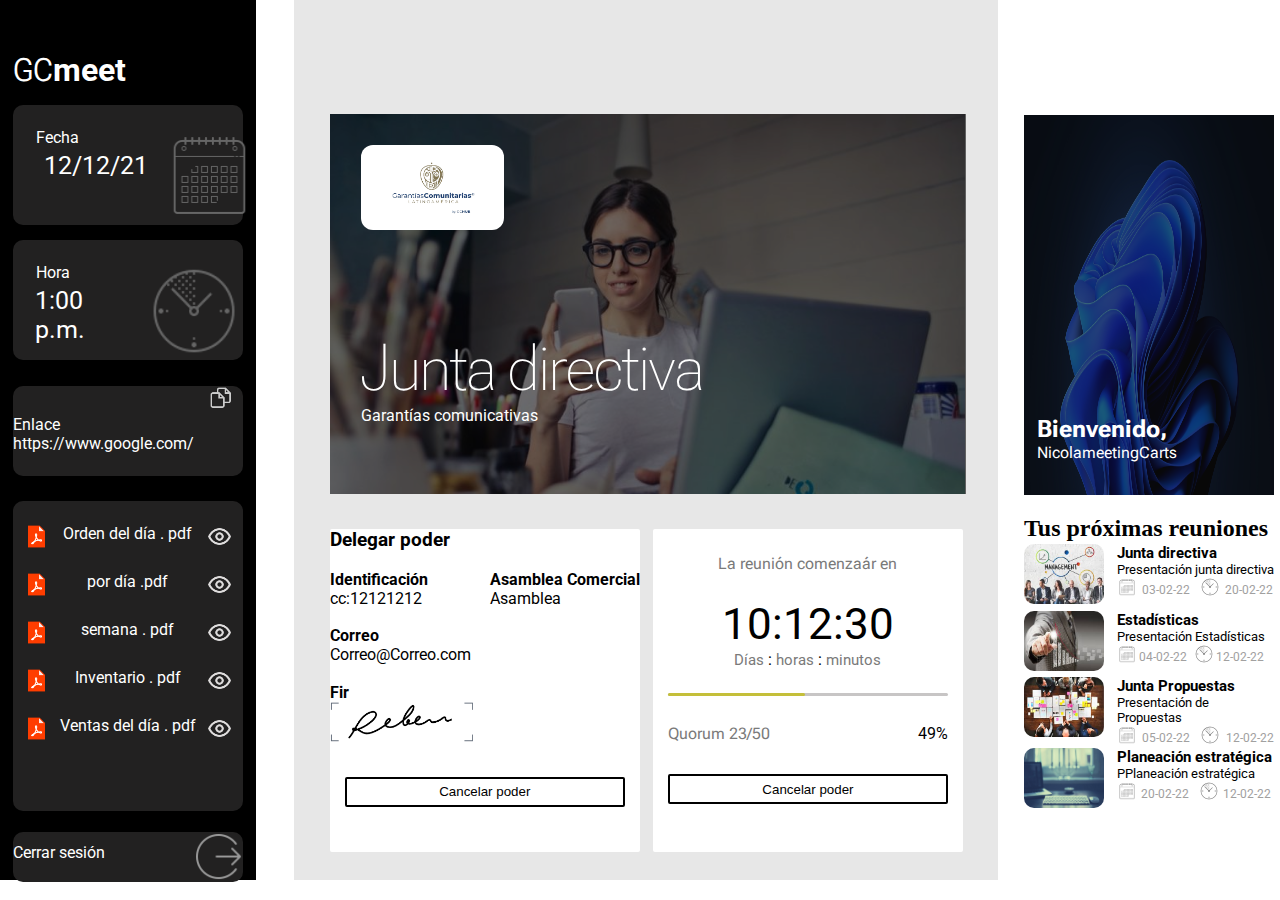
<file: index.html>
<!DOCTYPE html>
<html lang="es">
    <head>
        <meta charset="UTF-8">
        <meta http-equiv="X-UA-Compatible" content="IE=edge">
        <meta name="viewport" content="width=device-width, initial-scale=1.0">
        <link rel="stylesheet" href="./css/style.css">
        <title>Document</title>
    </head>
    <body>

        <!-- menu lateral -->
        <section class="contentSideMenu">
            <!-- titulo -->
            <div>
                <h1><span>GC</span>meet</h1>
            </div>
            <!-- end titulo -->

            <!-- Fecha -->
            <div class="cardConten">
                <div class="card">
                    <p>Fecha</p>
                    <p>12/12/21</p>
                    <img src="./img/calendario.png" alt="">
                </div>
            </div>
            <!-- end Fecha -->

            <!-- Hora -->
            <div class="cardConten">
                <div class="card">
                    <p>Hora</p>
                    <p>1:00 p.m.</p>
                    <img src="./img/clock.png" alt="">
                </div>
            </div>
            <!-- Hora -->


            <!-- enlace -->
            <div class="cardConten">
                <div class="enlace">
                    <a href="#"><img src="./img/copy.png" alt=""></a>
                    <p>Enlace</p>
                    <p>https://www.google.com/</p>
                </div>
            </div>
            <!-- enlace -->

            <!-- archivos -->
            <div class="cardConten">
                <div class="archivos">
                    <ul>
                        <li>
                            <p><img src="./img/pdf.png" alt=""> Orden del día
                                . pdf <img src="./img/eye.png" alt=""> </p>
                        </li>

                        <li>
                            <p><img src="./img/pdf.png" alt=""> por
                                día .pdf <img src="./img/eye.png" alt=""> </p>
                        </li>

                        <li>
                            <p><img src="./img/pdf.png" alt="">
                                semana . pdf
                                <img src="./img/eye.png" alt=""> </p>
                        </li>

                        <li>
                            <p><img src="./img/pdf.png" alt="">Inventario
                                . pdf <img src="./img/eye.png" alt=""> </p>
                        </li>

                        <li>
                            <p><img src="./img/pdf.png" alt=""> Ventas del día
                                . pdf <img src="./img/eye.png" alt=""> </p>
                        </li>
                    </ul>
                </div>
            </div>
            <!-- archivos -->

            <!-- cerrar -->
            <div class="cardConten">
                <div class="leave">
                    <div class="">
                        <p>Cerrar sesión</p> <img src="./img/exit.png" alt="">
                    </div>
                </div>
            </div>
            <!-- cerrar -->
        </section>
        <!-- menu lateral -->


        <!-- contenido -->
        <section class="content">
            <div class="cession1">
                <div class="imgTitle">
                    <img src="./img/logo.png" alt="">

                    <div class="text">
                        <p>Junta directiva</p>
                        <p>Garantías comunicativas</p>
                    </div>

                </div>
                <div class="imgPresents">
                    <img src="./img/img1.jpg" alt="">
                </div>
            </div>

            <div class="cardContPsts">

                <div class="cardPst">

                    <div class="cardComt">

                        <h3>Delegar poder</h3>
                        <ul>
                            <li>
                                <p> <span>Identificación</span> <br> cc:12121212</p>
                                <p> <span>Asamblea Comercial </span><br>Asamblea</p>
                            </li>
                            <li>
                                <p> <span>Correo </span><br>Correo@Correo.com</p>
                            </li>

                            <li>
                                <span>Fir </span><br>
                                <img src="./img/frima.png" alt="">
                            </li>
                        </ul>

                    </div>
                    <button>Cancelar poder</button>

                </div>
                <div class="cardPst">
                    <div class="cardComt">
                        <div class="hourTitle">
                            <p>La reunión comenzaár en</p>
                        </div>
                        <div class="hourTitle">
                            <label>10</label> <label>:</label> <label>12</label>
                            <label>:</label> <label>30</label>
                        </div>
                        <div class="horaDHm">
                            <div class="number">
                                <label>Días</label> : <label>horas</label> :
                                <label>minutos</label>
                            </div>
                        </div>

                        <div class="hourTitle">
                            <div class="barra">
                                <div class="carga"></div>
                            </div>
                        </div>

                        <div class="hourTitle">
                            <div class="percentage">
                                <p>Quorum 23/50</p>
                                <p>49%</p>

                            </div>
                        </div>

                    </div>

                    <button>Cancelar poder</button>

                </div>

            </div>

        </section>
        <!-- contenido -->

        <!-- Menú de notificaciones  -->
        <section class="contNotifit">

            <!-- perfil -->
            <div class="profileCont">
                <div class="imgNotifit">
                    <img src="./img/img2.jpg" alt="">
                </div>
                <div class="profileNotifit">
                    <div class="textNotifit">
                        <h2>Bienvenido,</h2>
                        <p>NicolameetingCarts</p>
                    </div>

                </div>
            </div>
            <!-- perfil -->

            <!-- reunión -->

            <section class="contMeeting">
                <div class="Meeting">
                    <h2>Tus próximas reuniones</h2>

                    <div class="meetingCart">
                        <div class="meetingImg">
                            <img src="./img/marq.jpg" alt="">
                        </div>
                        <div class="meetingMessage">
                            <h3>Junta directiva</h3>
                            <p>Presentación junta directiva </p>
                            <div class="logosMessage">
                                <img src="./img/calendario.png" alt=""> <p>03-02-22</p>
                                <img src="./img/clock.png" alt=""> <p>20-02-22</p>
                            </div>
                        </div>
                    </div>

                    <div class="meetingCart">
                        <div class="meetingImg">
                            <img src="./img/estad.jpg" alt="">
                        </div>
                        <div class="meetingMessage">
                            <h3>Estadísticas</h3>
                            <p>Presentación Estadísticas </p>
                            <div class="logosMessage">
                                <img src="./img/calendario.png" alt=""> <p>04-02-22</p>
                                <img src="./img/clock.png" alt=""> <p>12-02-22</p>
                            </div>
                        </div>
                    </div>

                    <div class="meetingCart">
                        <div class="meetingImg">
                            <img src="./img/reunion.jpg" alt="">
                        </div>
                        <div class="meetingMessage">
                            <h3>Junta Propuestas </h3>
                            <p>Presentación de Propuestas</p>
                            <div class="logosMessage">
                                <img src="./img/calendario.png" alt=""> <p>05-02-22</p>
                                <img src="./img/clock.png" alt=""> <p>12-02-22</p>
                            </div>
                        </div>
                    </div>

                    
                    <div class="meetingCart">
                        <div class="meetingImg">
                            <img src="./img/plant.jpg" alt="">
                        </div>
                        <div class="meetingMessage">
                            <h3>Planeación estratégica</h3>
                            <p>PPlaneación estratégica </p>
                            <div class="logosMessage">
                                <img src="./img/calendario.png" alt=""> <p>20-02-22</p>
                                <img src="./img/clock.png" alt=""> <p>12-02-22</p>
                            </div>
                        </div>
                    </div>
                </div>
            </section>
            <!-- reunión -->

        </section>
        <!-- Menú de notificaciones  -->



    </body>
</html>
</file>
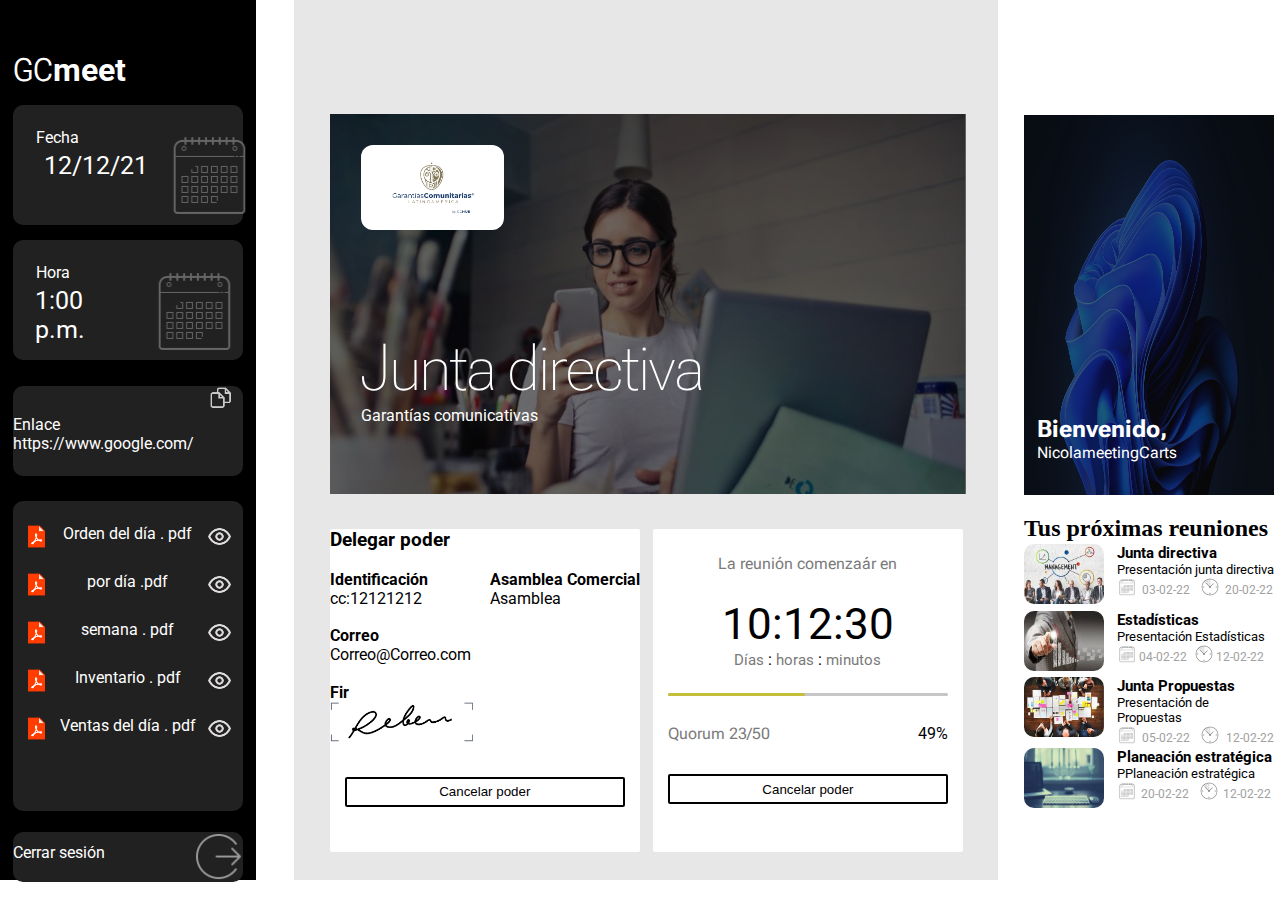
<file: inde.html>
<!DOCTYPE html>
<html lang="es">
    <head>
        <meta charset="UTF-8">
        <meta http-equiv="X-UA-Compatible" content="IE=edge">
        <meta name="viewport" content="width=device-width, initial-scale=1.0">
        <link rel="stylesheet" href="./css/style.css">
        <title>Document</title>
    </head>
    <body>

        <!-- menu lateral -->
        <section class="contentSideMenu">
            <!-- titulo -->
            <div>
                <h1><span>GC</span>meet</h1>
            </div>
            <!-- end titulo -->

            <!-- Fecha -->
            <div class="cardConten">
                <div class="card">
                    <p>Fecha</p>
                    <p>12/12/21</p>
                    <img src="./img/calendario.png" alt="">
                </div>
            </div>
            <!-- end Fecha -->

            <!-- Hora -->
            <div class="cardConten">
                <div class="card">
                    <p>Hora</p>
                    <p>1:00 p.m.</p>
                    <img src="./img/calendario.png" alt="">
                </div>
            </div>
            <!-- Hora -->


            <!-- enlace -->
            <div class="cardConten">
                <div class="enlace">
                    <a href="#"><img src="./img/copy.png" alt=""></a>
                    <p>Enlace</p>
                    <p>https://www.google.com/</p>
                </div>
            </div>
            <!-- enlace -->

            <!-- archivos -->
            <div class="cardConten">
                <div class="archivos">
                    <ul>
                        <li>
                            <p><img src="./img/pdf.png" alt=""> Orden del día
                                . pdf <img src="./img/eye.png" alt=""> </p>
                        </li>

                        <li>
                            <p><img src="./img/pdf.png" alt=""> por
                                día .pdf <img src="./img/eye.png" alt=""> </p>
                        </li>

                        <li>
                            <p><img src="./img/pdf.png" alt="">
                                semana . pdf
                                <img src="./img/eye.png" alt=""> </p>
                        </li>

                        <li>
                            <p><img src="./img/pdf.png" alt="">Inventario
                                . pdf <img src="./img/eye.png" alt=""> </p>
                        </li>

                        <li>
                            <p><img src="./img/pdf.png" alt=""> Ventas del día
                                . pdf <img src="./img/eye.png" alt=""> </p>
                        </li>
                    </ul>
                </div>
            </div>
            <!-- archivos -->

            <!-- cerrar -->
            <div class="cardConten">
                <div class="leave">
                    <div class="">
                        <p>Cerrar sesión</p> <img src="./img/exit.png" alt="">
                    </div>
                </div>
            </div>
            <!-- cerrar -->
        </section>
        <!-- menu lateral -->


        <!-- contenido -->
        <section class="content">
            <div class="cession1">
                <div class="imgTitle">
                    <img src="./img/logo.png" alt="">

                    <div class="text">
                        <p>Junta directiva</p>
                        <p>Garantías comunicativas</p>
                    </div>

                </div>
                <div class="imgPresents">
                    <img src="./img/img1.jpg" alt="">
                </div>
            </div>

            <div class="cardContPsts">

                <div class="cardPst">

                    <div class="cardComt">

                        <h3>Delegar poder</h3>
                        <ul>
                            <li>
                                <p> <span>Identificación</span> <br> cc:12121212</p>
                                <p> <span>Asamblea Comercial </span><br>Asamblea</p>
                            </li>
                            <li>
                                <p> <span>Correo </span><br>Correo@Correo.com</p>
                            </li>

                            <li>
                                <span>Fir </span><br>
                                <img src="./img/frima.png" alt="">
                            </li>
                        </ul>

                    </div>
                    <button>Cancelar poder</button>

                </div>
                <div class="cardPst">
                    <div class="cardComt">
                        <div class="hourTitle">
                            <p>La reunión comenzaár en</p>
                        </div>
                        <div class="hourTitle">
                            <label>10</label> <label>:</label> <label>12</label>
                            <label>:</label> <label>30</label>
                        </div>
                        <div class="horaDHm">
                            <div class="number">
                                <label>Días</label> : <label>horas</label> :
                                <label>minutos</label>
                            </div>
                        </div>

                        <div class="hourTitle">
                            <div class="barra">
                                <div class="carga"></div>
                            </div>
                        </div>

                        <div class="hourTitle">
                            <div class="percentage">
                                <p>Quorum 23/50</p>
                                <p>49%</p>

                            </div>
                        </div>

                    </div>

                    <button>Cancelar poder</button>

                </div>

            </div>

        </section>
        <!-- contenido -->

        <!-- Menú de notificaciones  -->
        <section class="contNotifit">

            <!-- perfil -->
            <div class="profileCont">
                <div class="imgNotifit">
                    <img src="./img/img2.jpg" alt="">
                </div>
                <div class="profileNotifit">
                    <div class="textNotifit">
                        <h2>Bienvenido,</h2>
                        <p>NicolameetingCarts</p>
                    </div>

                </div>
            </div>
            <!-- perfil -->

            <!-- reunión -->

            <section class="contMeeting">
                <div class="Meeting">
                    <h2>Tus próximas reuniones</h2>

                    <div class="meetingCart">
                        <div class="meetingImg">
                            <img src="./img/marq.jpg" alt="">
                        </div>
                        <div class="meetingMessage">
                            <h3>Junta directiva</h3>
                            <p>Presentación junta directiva </p>
                            <div class="logosMessage">
                                <img src="./img/calendario.png" alt=""> <p>03-02-22</p>
                                <img src="./img/clock.png" alt=""> <p>20-02-22</p>
                            </div>
                        </div>
                    </div>

                    <div class="meetingCart">
                        <div class="meetingImg">
                            <img src="./img/estad.jpg" alt="">
                        </div>
                        <div class="meetingMessage">
                            <h3>Estadísticas</h3>
                            <p>Presentación Estadísticas </p>
                            <div class="logosMessage">
                                <img src="./img/calendario.png" alt=""> <p>04-02-22</p>
                                <img src="./img/clock.png" alt=""> <p>12-02-22</p>
                            </div>
                        </div>
                    </div>

                    <div class="meetingCart">
                        <div class="meetingImg">
                            <img src="./img/reunion.jpg" alt="">
                        </div>
                        <div class="meetingMessage">
                            <h3>Junta Propuestas </h3>
                            <p>Presentación de Propuestas</p>
                            <div class="logosMessage">
                                <img src="./img/calendario.png" alt=""> <p>05-02-22</p>
                                <img src="./img/clock.png" alt=""> <p>12-02-22</p>
                            </div>
                        </div>
                    </div>

                    
                    <div class="meetingCart">
                        <div class="meetingImg">
                            <img src="./img/plant.jpg" alt="">
                        </div>
                        <div class="meetingMessage">
                            <h3>Planeación estratégica</h3>
                            <p>PPlaneación estratégica </p>
                            <div class="logosMessage">
                                <img src="./img/calendario.png" alt=""> <p>20-02-22</p>
                                <img src="./img/clock.png" alt=""> <p>12-02-22</p>
                            </div>
                        </div>
                    </div>
                </div>
            </section>
            <!-- reunión -->

        </section>
        <!-- Menú de notificaciones  -->



    </body>
</html>
</file>
<file: css/style.css>
@import url("https://fonts.googleapis.com/css2?family=Alumni+Sans+Pinstripe&family=Homemade+Apple&family=Inconsolata:wght@700&family=Montserrat:wght@500;600;700&family=Nunito:wght@200&family=PT+Sans+Narrow&family=Raleway:wght@300;400&family=Roboto+Flex:opsz,wght@8..144,100&family=Roboto:wght@100;300&family=Space+Mono&display=swap");
* {
  margin: 0;
  padding: 0;
  box-sizing: border-box;
  box-sizing: border-box;
  text-decoration: none;
  border: none;
}

ul {
  list-style: none;
}
body {
  display: flex;
}
.contentSideMenu {
  width: 20%;
  height: 960px;
  background-color: black;
  /* justify-content: center; */
  display: flex;
  flex-direction: column;
  font-family: "Roboto", sans-serif;
  position: absolute;
}
.contentSideMenu div h1 {
  color: white;
  margin-top: 20%;
  margin-left: 5%;
}

.contentSideMenu div h1 {
  color: white;
  margin-top: 20%;
  margin-left: 5%;
}
.contentSideMenu div h1  span{
  font-family: "Roboto Flex", sans-serif;
  font-weight:lighter;
}

/* carta fecha y hora */
.contentSideMenu .cardConten {
  display: flex;
  justify-content: center;
}
.contentSideMenu .cardConten .card {
  border-radius: 10px;
  height: 120px;
  width: 90%;
  background-color: rgb(34, 33, 33);
  display: flex;
  color: white;
  margin-top: 6%;

  justify-content: space-between;
  /* justify-content: space-between; */
}

.contentSideMenu .cardConten .card img {
  margin-top: 9%;
  margin-left: 5%;
  height: 100px;
  width: 98px;
}

.contentSideMenu .cardConten .card p:nth-child(1) {
  margin-left: 10%;
  margin-top: 10%;
}

.contentSideMenu .cardConten .card p:nth-child(2) {
  margin-top: 20%;
  margin-left: -15%;
  font-size: 25px;
}
/* carta fecha y hora */

/* enlace */
.contentSideMenu .cardConten .enlace {
  border-radius: 10px;
  height: 90px;
  width: 90%;
  background-color: rgb(34, 33, 33);
  margin-top: 10%;
  /* display: flex; */
  color: white;
  justify-content: space-between;
}
.contentSideMenu .cardConten .enlace a {
  margin-left: 85%;
}
.contentSideMenu .cardConten .enlace a img {
  width: 25px;
  height: 25px;
}
/* enlace */

/* archivos */
.contentSideMenu .cardConten .archivos {
  border-radius: 10px;
  height: 310px;
  width: 90%;
  background-color: rgb(34, 33, 33);
  margin-top: 10%;
  /* display: flex; */
  color: white;
  justify-content: space-between;
}

.contentSideMenu .cardConten .archivos p {
  margin-top: 10%;
  margin-left: 5%;
  width: 90%;
  display: flex;
  text-justify: center;
  justify-content: space-between;
}
.contentSideMenu .cardConten .archivos p img {
  width: 25px;
  height: 25px;
}
/* archivos */

/* cerrar */
.contentSideMenu .cardConten .leave {
  border-radius: 10px;
  height: 50px;
  width: 90%;
  background-color: rgb(34, 33, 33);
  margin-top: 8%;
  color: white;
  justify-content: center;
}

.contentSideMenu .cardConten .leave div {
  display: flex;
  justify-content: space-between;
}

.contentSideMenu .cardConten .leave div p {
  margin-top: 5%;
}

.contentSideMenu .cardConten .leave div img {
  width: 49px;
  height: 49px;
}
/* cerrar */

.content {
  width: 55%;
  height: 958px;
  margin-left: 23%;
  background-color: rgb(231, 231, 231);
}
.cession1 {
  margin-left: 5%;
}

.cession1 .imgPresents {
  width: 95%;
  height: 380px;
  margin-top: 17%;
  display: flex;
}

.cession1 .imgPresents img {
  width: 100%;
  height: 380px;
}

.cession1 .imgTitle {
  width: 49.7%;
  height: 380px;
  background-color: rgba(0, 0, 0, 0.575);
  position: absolute;
  /* margin-top: -28.2%; */
}

.cession1 .imgTitle img {
  background-color: white;
  border-radius: 12px;
  height: 85px;
  margin-top: 5%;
  margin-left: 5%;
}

.cession1 .imgTitle .text {
  color: white;
  margin-top: 15%;
  margin-left: 5%;
}

.cession1 .imgTitle .text p:nth-child(1) {
  font-size: 65px;
  font-weight: 200;
  font-family: "Roboto Flex", sans-serif;
}

.cession1 .imgTitle .text p:nth-child(2) {
  font-family: "Roboto", sans-serif;
}

.cardContPsts {
  width: 90%;
  height: 330px;
  display: inline-block;
  display: flex;
  margin-top: 5%;
  margin-left: 5%;
  justify-content: space-between;
}

.cardContPsts .cardPst {
  width: 49%;
  height: 98%;
  background-color: white;
  border-radius: 2px;
  font-family: "Roboto", sans-serif;

}


.cardContPsts .cardPst .cardComt li {
  margin-top: 6%;
}
.cardContPsts .cardPst .cardComt li span {
  font-weight: bold;
}
.cardContPsts .cardPst .cardComt li img {
  height: 40px;
}

.cardContPsts .cardPst .cardComt li img {
  height: 40px;
}
.cardContPsts .cardPst .cardComt li:nth-child(1) {
  display: flex;
  justify-content: space-between;
}

.cardContPsts  button {
  width: 90%;
  height: 30px;
  margin-left: 5%;
  margin-top: 10%;
  background-color: white;
  border: 2px solid #000;
  border-radius: 2px;
}

.cardContPsts .cardPst .cardComt .hourTitle {
  display: flex;
  justify-content: center;
  margin-top: 7%;
}

.cardContPsts .cardPst .cardComt .hourTitle p:nth-child(1) {
  font-family: "Roboto Flex", sans-serif;
  color: rgb(122, 122, 122);
}
.cardContPsts .cardPst .cardComt .hourTitle label {
  font-size: 44px;
}

.cardContPsts .cardPst .cardComt .horaDHm {
  display: flex;
  justify-content: center;
}

.cardContPsts .cardPst .cardComt .horaDHm .number label {
  font-size: 15px;
  color: rgb(122, 122, 122);
}

.barra {
  width: 90%;
  height: 3px;
  background-color: rgb(199, 197, 197);
  border-radius: 12px;
}
.barra .carga {
  width: 49%;
  height: 3px;
  background-color: rgb(196, 191, 58);
  border-radius: 12px;
}
.percentage {
  width: 90%;
  display: flex;
  margin-top: 1%;
  justify-content: space-between;
}

.percentage .label label {
  font-size: 2px;
}

/* Menú de notificaciones */
.contNotifit {
  position: absolute;
  width: 20%;
  height: 100%;
  /* background-color: red; */
  margin-left: 80%;
  /* display: flex; */
}

.profileCont {
  display: flex;
  margin-top: 45%;
}
.contNotifit .profileCont .imgNotifit img {
  height: 380px;
  width: 90%;
}

.contNotifit .profileCont .profileNotifit {
  height: 380px;
  width: 90%;
  background-color: rgba(15, 15, 15, 0.552);
  position: absolute;
  font-family: "Roboto Flex", sans-serif;
  color: white;
}

.contNotifit .profileCont .profileNotifit .textNotifit {
  margin-top: 80%;
  margin-left: 5%;
}

.contMeeting {
  margin-top: 6%;
}
.contMeeting .Meeting .meetingCart {
  width: 90%;
  margin-top: 1%;
  display: flex;
}
.meetingCart .meetingImg img {
  height: 80px;
  width: 80px;
  border-radius: 10px;
}
.meetingCart .meetingMessage {
  margin-left: 5%;
  font-family: "Roboto", sans-serif;
}

.meetingCart .meetingMessage {
  font-size: 15px;
}

.meetingMessage .logosMessage {
  display: flex;
  justify-content: space-between;
}

.meetingMessage .logosMessage p{
  margin-top: 4%;
  margin-left: -14%;
  font-size: 12px;
  color: rgb(161, 160, 160);
}
.meetingMessage .logosMessage img{
  height: 30px;
}

@media screen and (max-width: 1400px) {
  .content {
    height: 880px;
  }
  .contentSideMenu {
    height: 880px;
  }
  .cardContPsts .cardPst .cardComt .hourTitle {
    margin-top: 8%;
  }

  .contNotifit .profileCont .imgNotifit img {
    height: 380px;
    width: 250px;
  }

  .contNotifit .profileCont .profileNotifit {
    height: 380px;
    width: 250px;
  }
  .contNotifit .profileCont .profileNotifit .textNotifit {
    margin-top: 120%;
  }

  .contNotifit {
    height: 880px;
  }


  .contMeeting .Meeting .meetingCart {
    width: 250px;
  }

  .meetingCart .meetingImg img {
    height: 60px;
  }
  .meetingCart .meetingMessage {
    font-size: 13px;
  }

  .meetingMessage .logosMessage p{
    margin-left: -3%;
  }
  .meetingMessage .logosMessage img{
    height: 20px;
  }
 
}

/* Menú de notificaciones */
</file>
